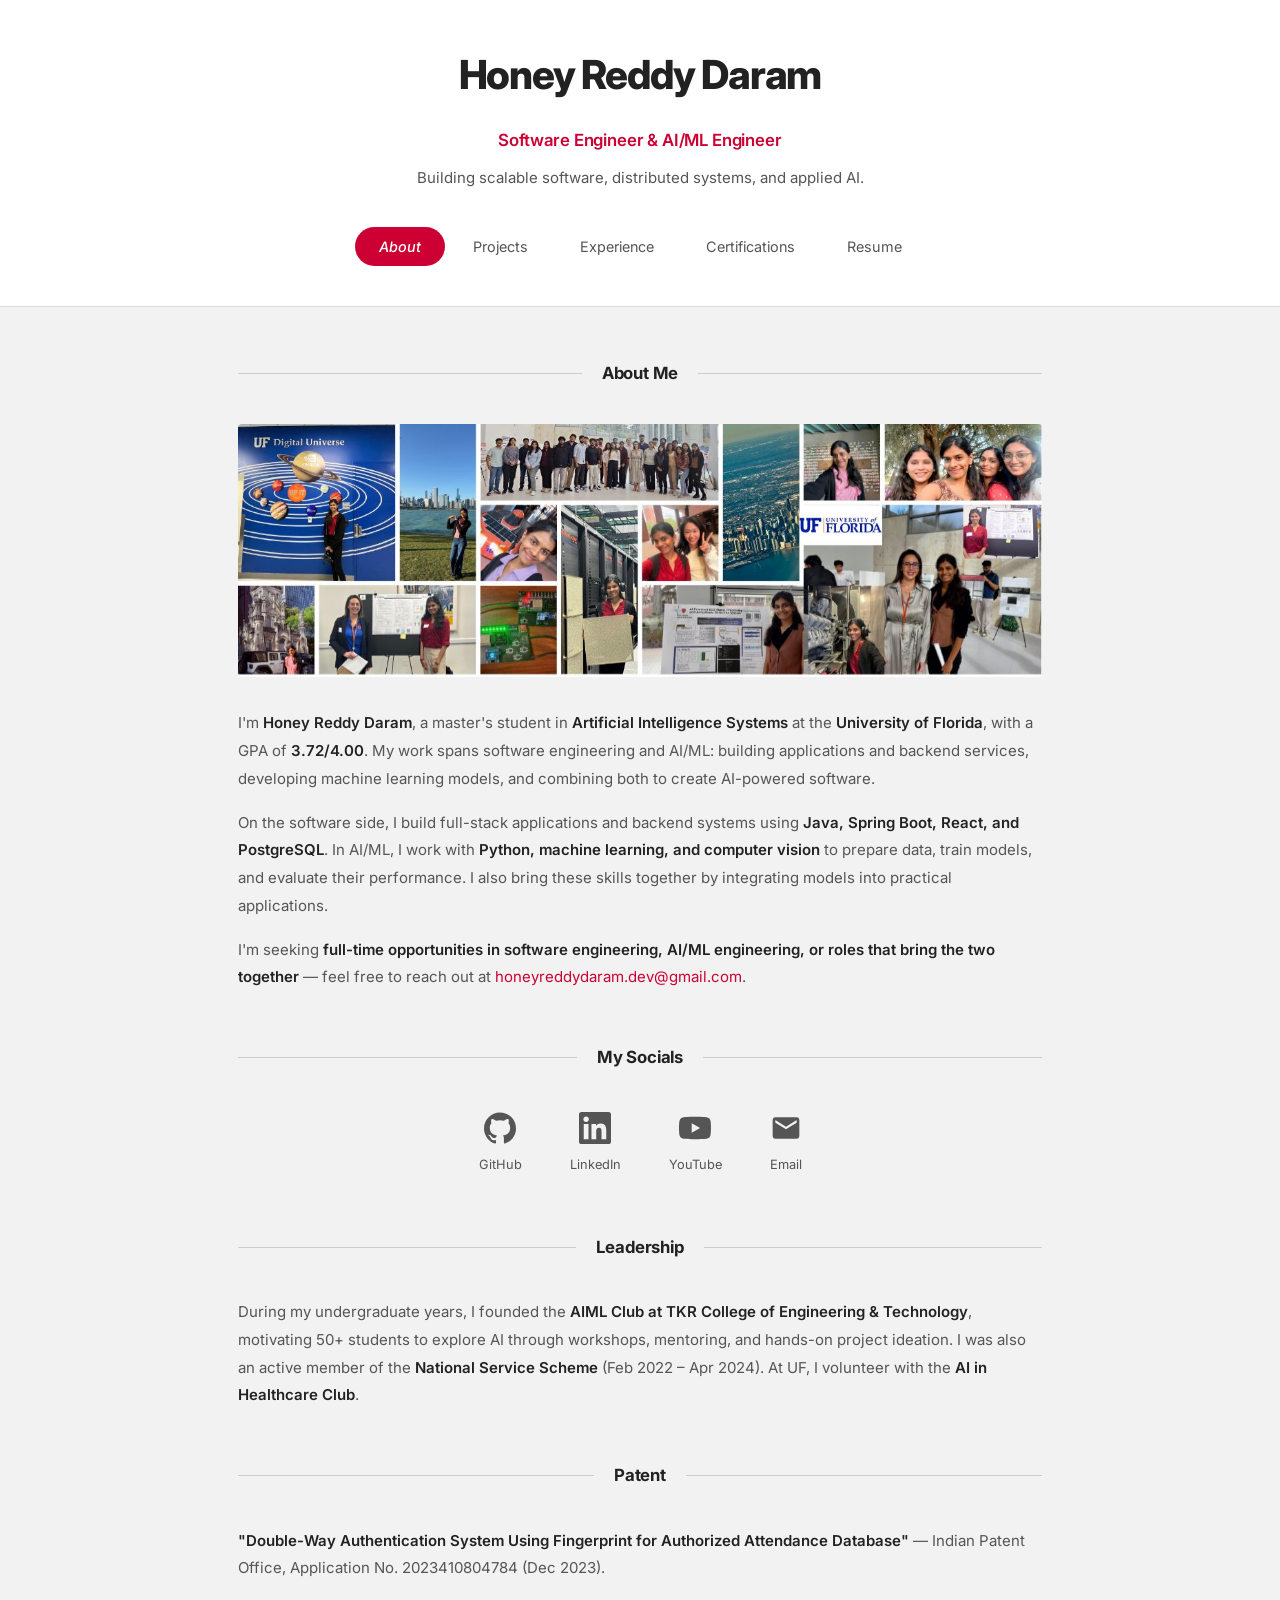
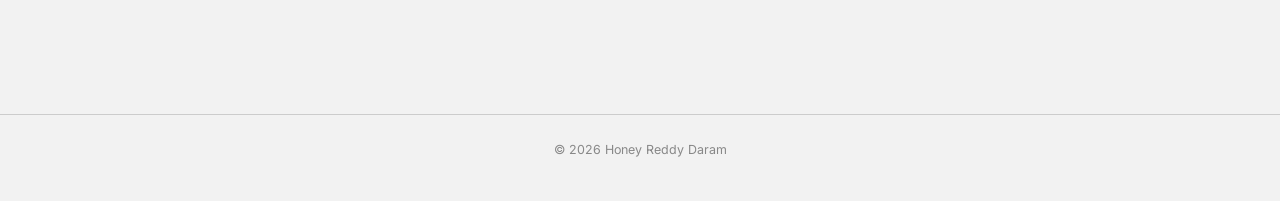
<file: index.html>
<!DOCTYPE html>
<html lang="en">
<head>
  <meta charset="UTF-8" />
  <meta name="viewport" content="width=device-width, initial-scale=1.0" />
  <title>Honey Reddy Daram</title>
  <meta name="description" content="Software Engineer &amp; AI/ML Engineer building distributed systems and applied AI projects. M.S. student, Artificial Intelligence Systems, University of Florida." />
  <meta property="og:title" content="Honey Reddy Daram — Software Engineer &amp; AI/ML Engineer" />
  <meta property="og:description" content="Software Engineer &amp; AI/ML Engineer building distributed systems and applied AI projects. M.S. student, Artificial Intelligence Systems, University of Florida." />
  <meta property="og:type" content="website" />
  <meta property="og:image" content="honey-banner.jpg" />
  <link rel="preconnect" href="https://fonts.googleapis.com" />
  <link rel="preconnect" href="https://fonts.gstatic.com" crossorigin />
  <link href="https://fonts.googleapis.com/css2?family=Inter:wght@300;400;500;600;700;800&display=swap" rel="stylesheet" />
  <link rel="stylesheet" href="style.css" />
</head>
<body>

  <header>
    <a href="index.html" class="site-name">Honey Reddy Daram</a>

    <div class="hero-intro">
      <p class="hero-role">Software Engineer &amp; AI/ML Engineer</p>
      <p class="hero-tagline">Building scalable software, distributed systems, and applied AI.</p>
    </div>

    <nav>
      <a href="index.html" class="active">About</a>
      <a href="projects.html">Projects</a>
      <a href="experience.html">Experience</a>
      <a href="certifications.html">Certifications</a>
      <a href="Honey_Resume.pdf" target="_blank" rel="noopener noreferrer">Resume</a>
    </nav>
  </header>

  <hr class="header-divider" />

  <main>
    <div class="main-inner">

      <!-- About Me -->
      <div class="section-block">
        <div class="section-heading"><span>About Me</span></div>

        <img src="honey-banner.jpg" alt="Honey Reddy Daram — University of Florida" class="photo-banner" />

        <div class="body-text">
          <p>
            I'm <strong>Honey Reddy Daram</strong>, a master's student in <strong>Artificial Intelligence Systems</strong>
            at the <strong>University of Florida</strong>, with a GPA of <strong>3.72/4.00</strong>. My work spans
            software engineering and AI/ML: building applications and backend services, developing machine learning
            models, and combining both to create AI-powered software.
          </p>
          <p>
            On the software side, I build full-stack applications and backend systems using <strong>Java, Spring
            Boot, React, and PostgreSQL</strong>. In AI/ML, I work with <strong>Python, machine learning, and
            computer vision</strong> to prepare data, train models, and evaluate their performance. I also bring
            these skills together by integrating models into practical applications.
          </p>
          <p>
            I'm seeking <strong>full-time opportunities in software engineering, AI/ML engineering, or roles that
            bring the two together</strong> — feel free to reach out at
            <a href="mailto:honeyreddydaram.dev@gmail.com">honeyreddydaram.dev@gmail.com</a>.
          </p>
        </div>
      </div>

      <!-- Socials -->
      <div class="section-block">
        <div class="section-heading"><span>My Socials</span></div>
        <div class="socials-row">

          <a href="https://github.com/honeyreddydaram" target="_blank" rel="noopener noreferrer" class="social-item">
            <svg viewBox="0 0 24 24"><path d="M12 .297c-6.63 0-12 5.373-12 12 0 5.303 3.438 9.8 8.205 11.385.6.113.82-.258.82-.577 0-.285-.01-1.04-.015-2.04-3.338.724-4.042-1.61-4.042-1.61C4.422 18.07 3.633 17.7 3.633 17.7c-1.087-.744.084-.729.084-.729 1.205.084 1.838 1.236 1.838 1.236 1.07 1.835 2.809 1.305 3.495.998.108-.776.417-1.305.76-1.605-2.665-.3-5.466-1.332-5.466-5.93 0-1.31.465-2.38 1.235-3.22-.135-.303-.54-1.523.105-3.176 0 0 1.005-.322 3.3 1.23.96-.267 1.98-.399 3-.405 1.02.006 2.04.138 3 .405 2.28-1.552 3.285-1.23 3.285-1.23.645 1.653.24 2.873.12 3.176.765.84 1.23 1.91 1.23 3.22 0 4.61-2.805 5.625-5.475 5.92.42.36.81 1.096.81 2.22 0 1.606-.015 2.896-.015 3.286 0 .315.21.69.825.57C20.565 22.092 24 17.592 24 12.297c0-6.627-5.373-12-12-12"/></svg>
            <span>GitHub</span>
          </a>

          <a href="https://www.linkedin.com/in/honeyreddydaram/" target="_blank" rel="noopener noreferrer" class="social-item">
            <svg viewBox="0 0 24 24"><path d="M20.447 20.452h-3.554v-5.569c0-1.328-.027-3.037-1.852-3.037-1.853 0-2.136 1.445-2.136 2.939v5.667H9.351V9h3.414v1.561h.046c.477-.9 1.637-1.85 3.37-1.85 3.601 0 4.267 2.37 4.267 5.455v6.286zM5.337 7.433c-1.144 0-2.063-.926-2.063-2.065 0-1.138.92-2.063 2.063-2.063 1.14 0 2.064.925 2.064 2.063 0 1.139-.925 2.065-2.064 2.065zm1.782 13.019H3.555V9h3.564v11.452zM22.225 0H1.771C.792 0 0 .774 0 1.729v20.542C0 23.227.792 24 1.771 24h20.451C23.2 24 24 23.227 24 22.271V1.729C24 .774 23.2 0 22.222 0h.003z"/></svg>
            <span>LinkedIn</span>
          </a>

          <a href="https://www.youtube.com/@HoneyReddyDaram" target="_blank" rel="noopener noreferrer" class="social-item">
            <svg viewBox="0 0 24 24"><path d="M23.498 6.186a3.016 3.016 0 0 0-2.122-2.136C19.505 3.545 12 3.545 12 3.545s-7.505 0-9.377.505A3.017 3.017 0 0 0 .502 6.186C0 8.07 0 12 0 12s0 3.93.502 5.814a3.016 3.016 0 0 0 2.122 2.136c1.871.505 9.376.505 9.376.505s7.505 0 9.377-.505a3.015 3.015 0 0 0 2.122-2.136C24 15.93 24 12 24 12s0-3.93-.502-5.814zM9.545 15.568V8.432L15.818 12l-6.273 3.568z"/></svg>
            <span>YouTube</span>
          </a>

          <a href="mailto:honeyreddydaram@ufl.edu" class="social-item">
            <svg viewBox="0 0 24 24"><path d="M20 4H4c-1.1 0-2 .9-2 2v12c0 1.1.9 2 2 2h16c1.1 0 2-.9 2-2V6c0-1.1-.9-2-2-2zm0 4-8 5-8-5V6l8 5 8-5v2z"/></svg>
            <span>Email</span>
          </a>

        </div>
      </div>

      <!-- Leadership -->
      <div class="section-block">
        <div class="section-heading"><span>Leadership</span></div>
        <div class="body-text">
          <p>
            During my undergraduate years, I founded the <strong>AIML Club at TKR College of Engineering &
            Technology</strong>, motivating 50+ students to explore AI through workshops, mentoring, and
            hands-on project ideation. I was also an active member of the <strong>National Service Scheme</strong>
            (Feb 2022 – Apr 2024). At UF, I volunteer with the <strong>AI in Healthcare Club</strong>.
          </p>
        </div>
      </div>

      <!-- Patent -->
      <div class="section-block" style="padding-bottom: 52px;">
        <div class="section-heading"><span>Patent</span></div>
        <div class="body-text">
          <p>
            <strong>"Double-Way Authentication System Using Fingerprint for Authorized Attendance Database"</strong>
            — Indian Patent Office, Application No. 2023410804784 (Dec 2023).
          </p>
        </div>
      </div>

    </div>
  </main>

  <footer>
    &copy; 2026 Honey Reddy Daram
  </footer>
</body>
</html>
</file>
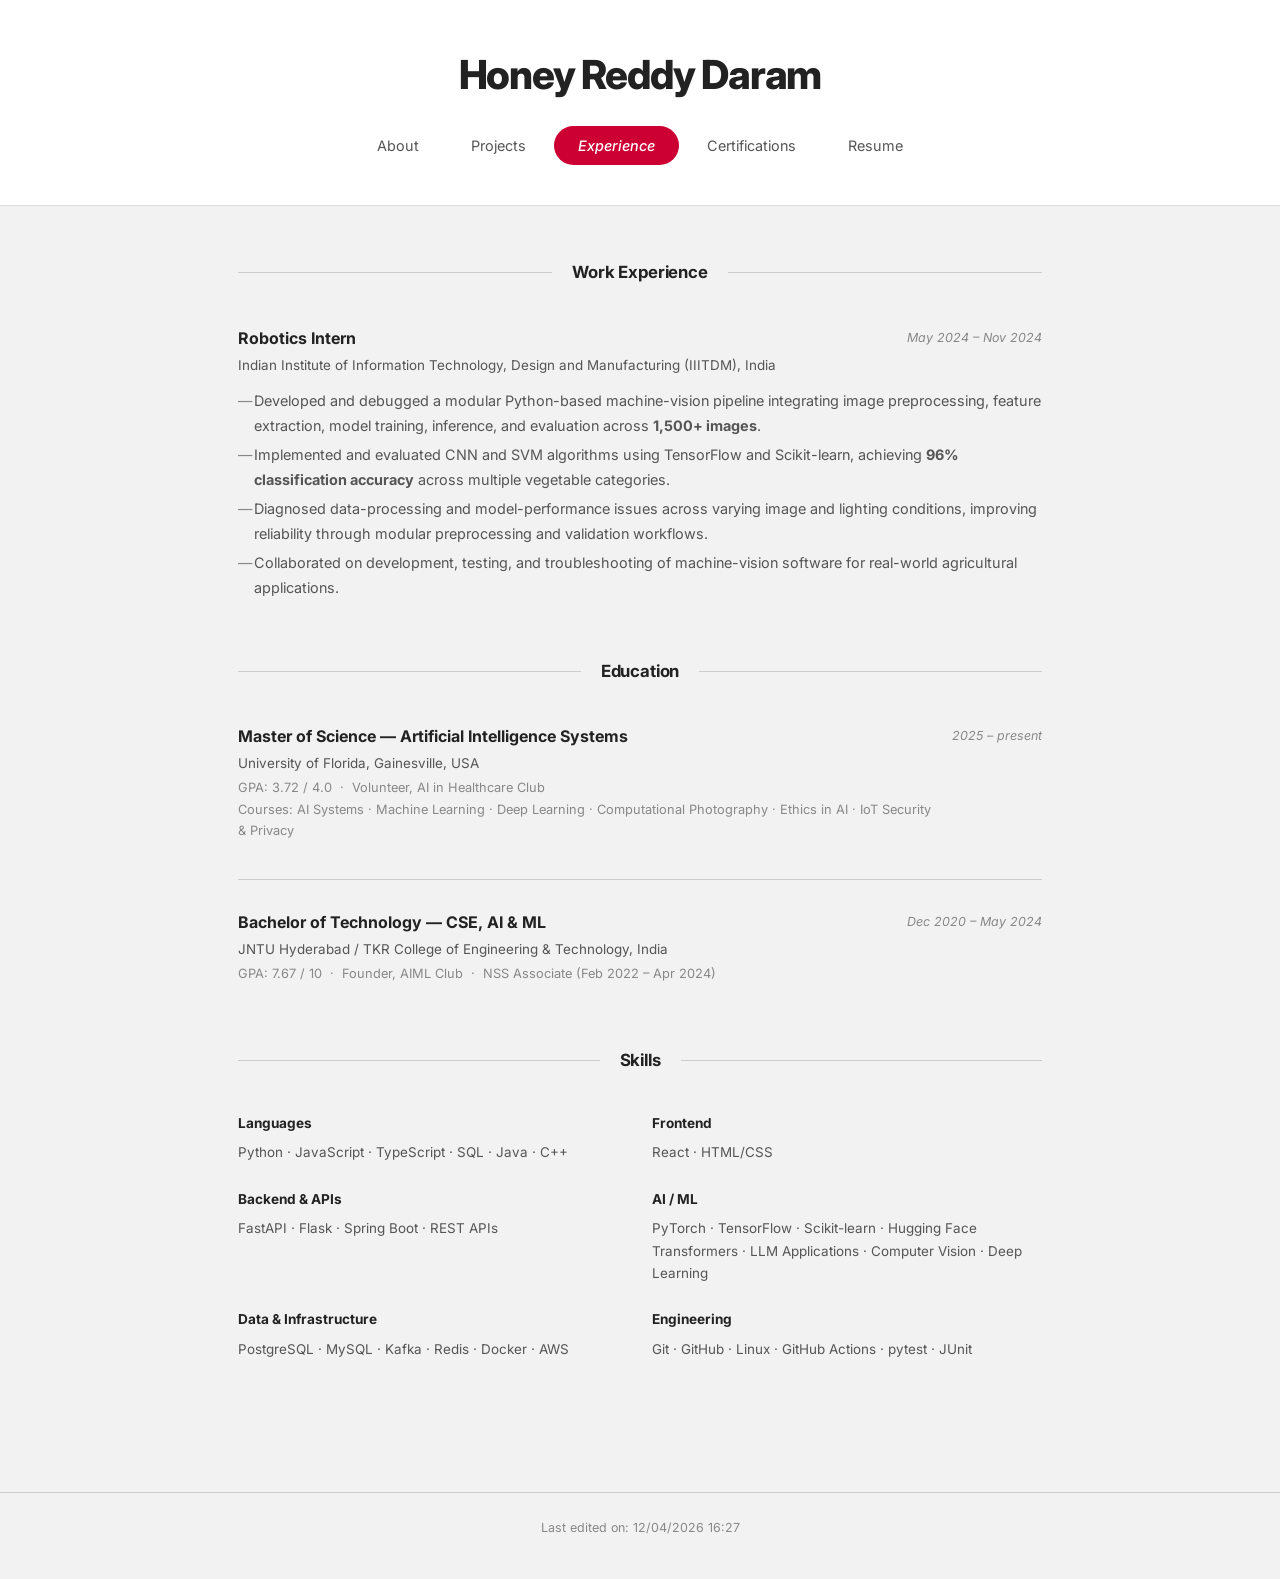
<file: experience.html>
<!DOCTYPE html>
<html lang="en">
<head>
  <meta charset="UTF-8" />
  <meta name="viewport" content="width=device-width, initial-scale=1.0" />
  <title>Experience — Honey Reddy Daram</title>
  <link rel="preconnect" href="https://fonts.googleapis.com" />
  <link rel="preconnect" href="https://fonts.gstatic.com" crossorigin />
  <link href="https://fonts.googleapis.com/css2?family=Inter:wght@300;400;500;600;700;800&display=swap" rel="stylesheet" />
  <link rel="stylesheet" href="style.css" />
</head>
<body>

  <header>
    <a href="index.html" class="site-name">Honey Reddy Daram</a>
    <nav>
      <a href="index.html">About</a>
      <a href="projects.html">Projects</a>
      <a href="experience.html" class="active">Experience</a>
      <a href="certifications.html">Certifications</a>
      <a href="Honey_Resume.pdf" target="_blank">Resume</a>
    </nav>
  </header>

  <hr class="header-divider" />

  <main>
    <div class="main-inner">

      <!-- Work Experience -->
      <div class="section-block">
        <div class="section-heading"><span>Work Experience</span></div>

        <div class="exp-entry">
          <div class="exp-header">
            <div>
              <h3>Robotics Intern</h3>
              <div class="exp-org">Indian Institute of Information Technology, Design and Manufacturing (IIITDM), India</div>
            </div>
            <span class="exp-date">May 2024 – Nov 2024</span>
          </div>
          <ul>
            <li>Developed and debugged a modular Python-based machine-vision pipeline integrating image preprocessing, feature extraction, model training, inference, and evaluation across <strong>1,500+ images</strong>.</li>
            <li>Implemented and evaluated CNN and SVM algorithms using TensorFlow and Scikit-learn, achieving <strong>96% classification accuracy</strong> across multiple vegetable categories.</li>
            <li>Diagnosed data-processing and model-performance issues across varying image and lighting conditions, improving reliability through modular preprocessing and validation workflows.</li>
            <li>Collaborated on development, testing, and troubleshooting of machine-vision software for real-world agricultural applications.</li>
          </ul>
        </div>

      </div>

      <!-- Education -->
      <div class="section-block">
        <div class="section-heading"><span>Education</span></div>

        <div class="exp-entry">
          <div class="exp-header">
            <div>
              <h3>Master of Science — Artificial Intelligence Systems</h3>
              <div class="exp-org">University of Florida, Gainesville, USA</div>
              <div class="exp-detail">GPA: 3.72 / 4.0 &nbsp;·&nbsp; Volunteer, AI in Healthcare Club</div>
              <div class="exp-detail">Courses: AI Systems · Machine Learning · Deep Learning · Computational Photography · Ethics in AI · IoT Security & Privacy</div>
            </div>
            <span class="exp-date">2025 – present</span>
          </div>
        </div>

        <div class="exp-entry">
          <div class="exp-header">
            <div>
              <h3>Bachelor of Technology — CSE, AI & ML</h3>
              <div class="exp-org">JNTU Hyderabad / TKR College of Engineering & Technology, India</div>
              <div class="exp-detail">GPA: 7.67 / 10 &nbsp;·&nbsp; Founder, AIML Club &nbsp;·&nbsp; NSS Associate (Feb 2022 – Apr 2024)</div>
            </div>
            <span class="exp-date">Dec 2020 – May 2024</span>
          </div>
        </div>

      </div>

      <!-- Skills -->
      <div class="section-block" style="padding-bottom: 52px;">
        <div class="section-heading"><span>Skills</span></div>
        <div class="skills-grid">
          <div class="skill-group">
            <h4>Languages</h4>
            <p>Python · JavaScript · TypeScript · SQL · Java · C++</p>
          </div>
          <div class="skill-group">
            <h4>Frontend</h4>
            <p>React · HTML/CSS</p>
          </div>
          <div class="skill-group">
            <h4>Backend & APIs</h4>
            <p>FastAPI · Flask · Spring Boot · REST APIs</p>
          </div>
          <div class="skill-group">
            <h4>AI / ML</h4>
            <p>PyTorch · TensorFlow · Scikit-learn · Hugging Face Transformers · LLM Applications · Computer Vision · Deep Learning</p>
          </div>
          <div class="skill-group">
            <h4>Data & Infrastructure</h4>
            <p>PostgreSQL · MySQL · Kafka · Redis · Docker · AWS</p>
          </div>
          <div class="skill-group">
            <h4>Engineering</h4>
            <p>Git · GitHub · Linux · GitHub Actions · pytest · JUnit</p>
          </div>
        </div>
      </div>

    </div>
  </main>

  <footer>
    Last edited on: <span id="last-edited"></span>
  </footer>
  <script>
    const d = new Date();
    document.getElementById('last-edited').textContent =
      d.toLocaleDateString('en-US', { month: '2-digit', day: '2-digit', year: 'numeric' }) +
      ' ' + d.toTimeString().slice(0, 5);
  </script>
</body>
</html>
</file>
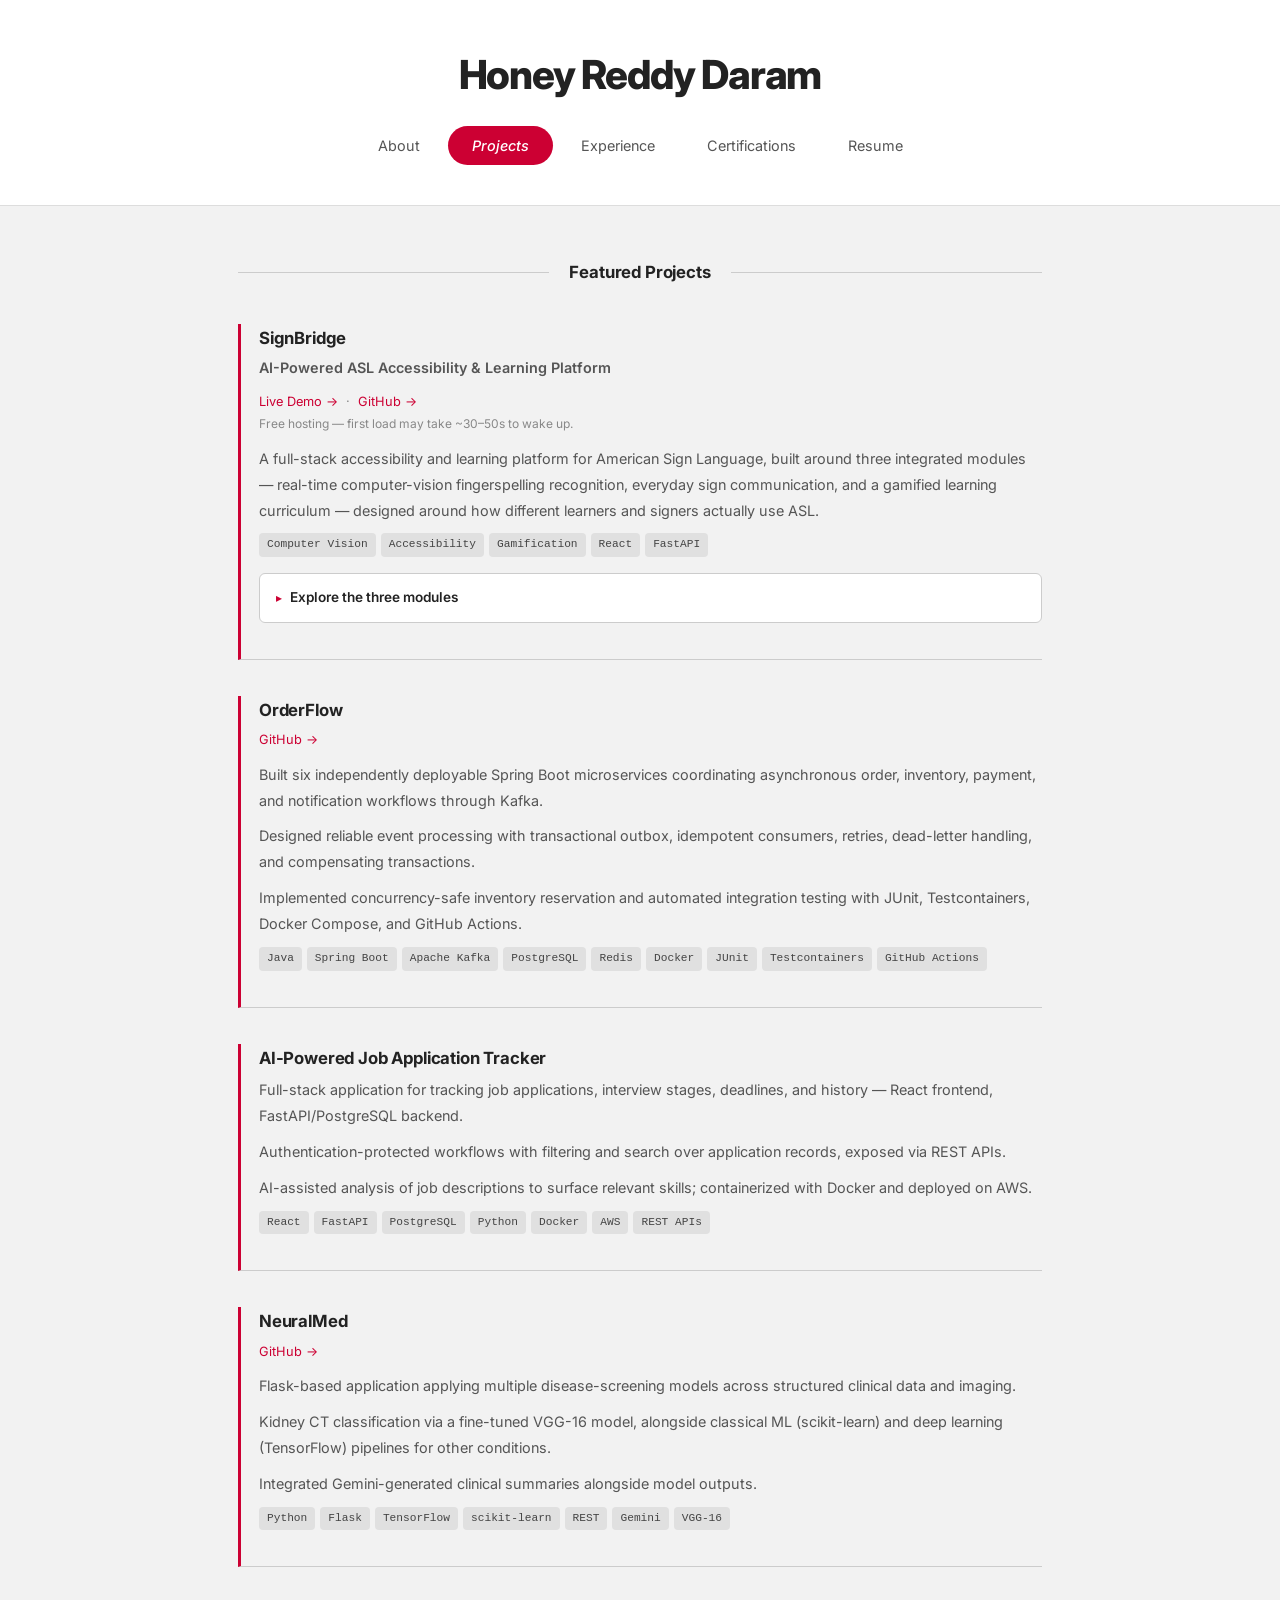
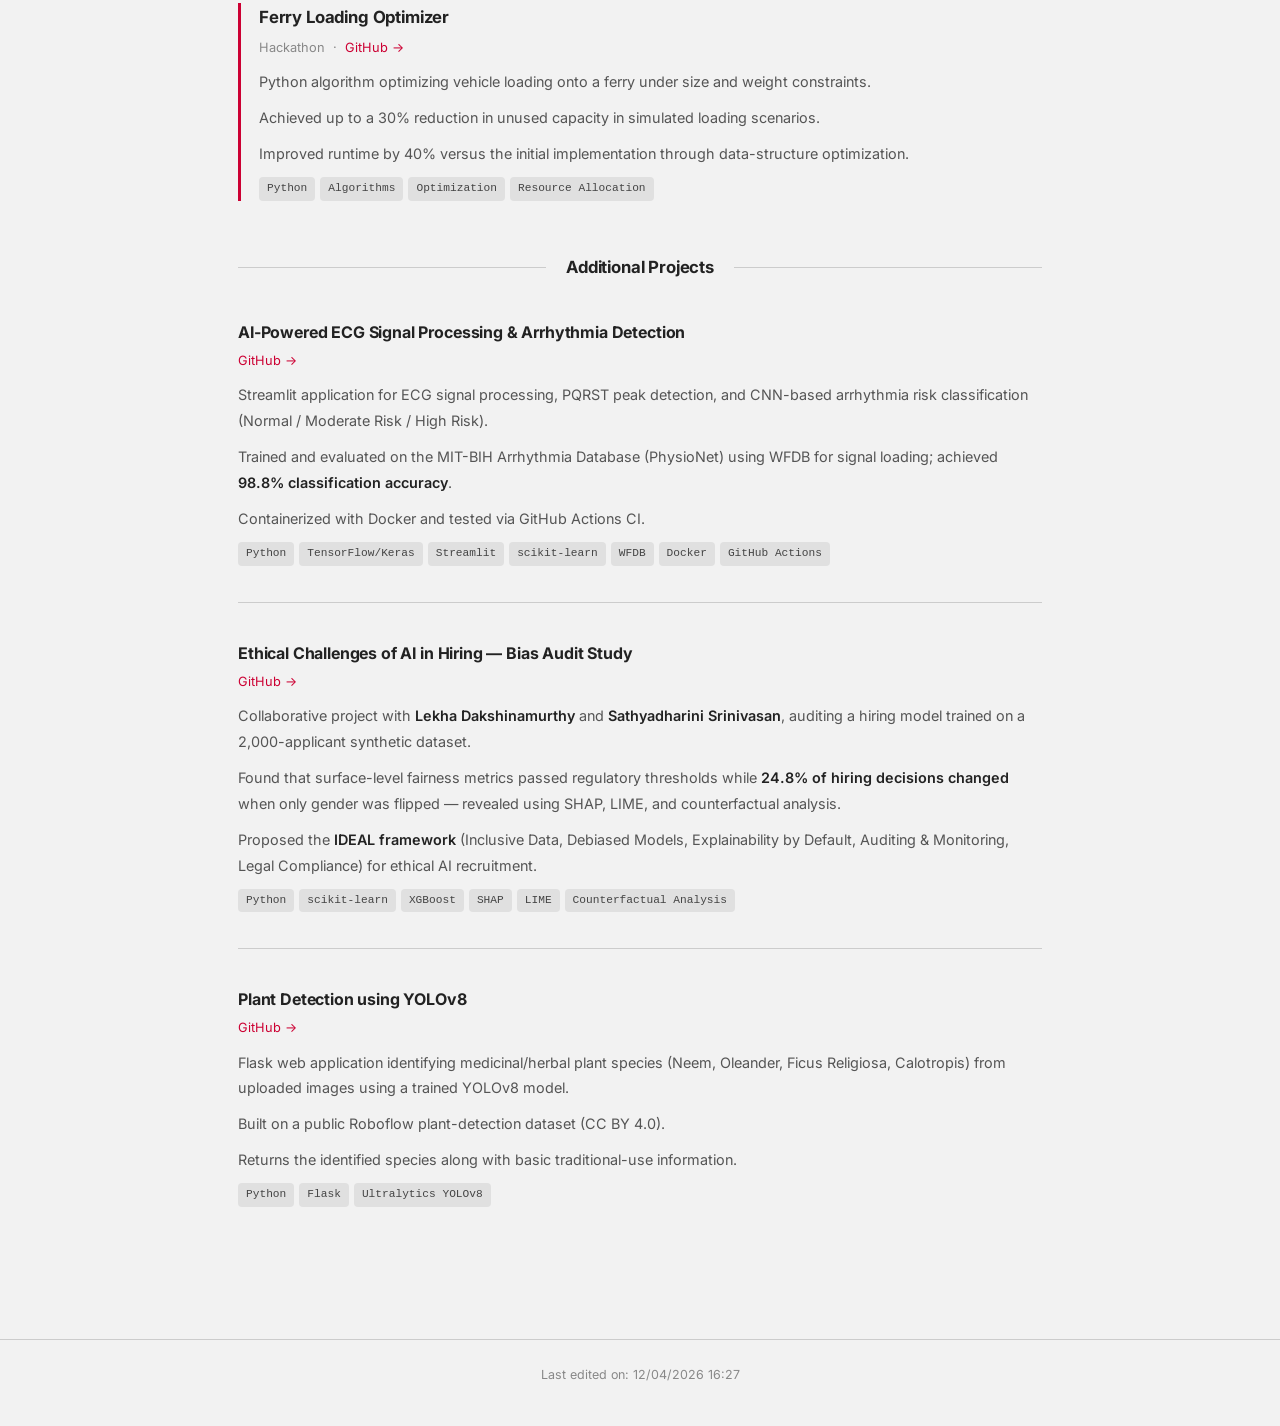
<file: projects.html>
<!DOCTYPE html>
<html lang="en">
<head>
  <meta charset="UTF-8" />
  <meta name="viewport" content="width=device-width, initial-scale=1.0" />
  <title>Projects — Honey Reddy Daram</title>
  <link rel="preconnect" href="https://fonts.googleapis.com" />
  <link rel="preconnect" href="https://fonts.gstatic.com" crossorigin />
  <link href="https://fonts.googleapis.com/css2?family=Inter:wght@300;400;500;600;700;800&display=swap" rel="stylesheet" />
  <link rel="stylesheet" href="style.css" />
</head>
<body>

  <header>
    <a href="index.html" class="site-name">Honey Reddy Daram</a>
    <nav>
      <a href="index.html">About</a>
      <a href="projects.html" class="active">Projects</a>
      <a href="experience.html">Experience</a>
      <a href="certifications.html">Certifications</a>
      <a href="Honey_Resume.pdf" target="_blank">Resume</a>
    </nav>
  </header>

  <hr class="header-divider" />

  <main>
    <div class="main-inner">

      <!-- Featured Projects -->
      <div class="section-block">
        <div class="section-heading"><span>Featured Projects</span></div>

        <div class="project-entry featured signbridge">
          <h3>SignBridge</h3>
          <p class="proj-subtitle">AI-Powered ASL Accessibility &amp; Learning Platform</p>
          <div class="proj-meta">
            <a href="https://signbridge-frontend-mpn3.onrender.com" target="_blank" rel="noopener noreferrer">Live Demo →</a>
            &nbsp;·&nbsp;
            <a href="https://github.com/honeyreddydaram/SignBridge-gamified-learning-app" target="_blank" rel="noopener noreferrer">GitHub →</a>
            <br />
            <span style="font-size: 0.75rem;">Free hosting — first load may take ~30–50s to wake up.</span>
          </div>
          <p>
            A full-stack accessibility and learning platform for American Sign Language,
            built around three integrated modules — real-time computer-vision fingerspelling
            recognition, everyday sign communication, and a gamified learning curriculum —
            designed around how different learners and signers actually use ASL.
          </p>
          <div class="tags">
            <span class="tag">Computer Vision</span><span class="tag">Accessibility</span>
            <span class="tag">Gamification</span><span class="tag">React</span>
            <span class="tag">FastAPI</span>
          </div>

          <details class="module-details">
            <summary>Explore the three modules</summary>

            <div class="module-flow">
              <div class="module-step">
                <div class="module-step-name">Recognition</div>
                <p>
                  Webcam-based ASL fingerspelling recognition (A–Z) using MediaPipe hand-landmark
                  detection and a scikit-learn MLP classifier trained on real image data —
                  ~86% accuracy on a held-out test set (small sample; not yet validated across
                  real-world webcam conditions).
                </p>
                <video
                  class="module-video"
                  controls
                  preload="none"
                  poster="https://raw.githubusercontent.com/honeyreddydaram/SignBridge-gamified-learning-app/main/docs/demos/posters/recognition.jpg"
                  src="https://raw.githubusercontent.com/honeyreddydaram/SignBridge-gamified-learning-app/main/docs/demos/recognition.mp4">
                  Your browser doesn't support embedded video —
                  <a href="https://raw.githubusercontent.com/honeyreddydaram/SignBridge-gamified-learning-app/main/docs/demos/recognition.mp4">download the recording</a>.
                </video>
              </div>
              <div class="module-arrow">↓</div>
              <div class="module-step">
                <div class="module-step-name">Interpretation</div>
                <p>
                  Types English text and plays back verified sign video for supported
                  vocabulary, with fingerspelling as a fallback for everything else — a
                  supported-vocabulary communication aid, not a full grammatical
                  English-to-ASL translator.
                </p>
                <video
                  class="module-video"
                  controls
                  preload="none"
                  poster="https://raw.githubusercontent.com/honeyreddydaram/SignBridge-gamified-learning-app/main/docs/demos/posters/interpretation.jpg"
                  src="https://raw.githubusercontent.com/honeyreddydaram/SignBridge-gamified-learning-app/main/docs/demos/interpretation.mp4">
                  Your browser doesn't support embedded video —
                  <a href="https://raw.githubusercontent.com/honeyreddydaram/SignBridge-gamified-learning-app/main/docs/demos/interpretation.mp4">download the recording</a>.
                </video>
              </div>
              <div class="module-arrow">↓</div>
              <div class="module-step module-step-featured">
                <div class="module-step-name">Learning</div>
                <p>
                  Gamified curriculum — XP, levels, streaks, hearts, and achievements —
                  covering the full A–Z alphabet plus a verified vocabulary library, with real
                  signer videos and source attribution, comprehension quizzes, and camera
                  practice validated against the recognition model. Actively expanding with
                  per-sign mastery tracking, quests, and contextual practice scenarios.
                </p>
                <video
                  class="module-video module-video-featured"
                  controls
                  preload="none"
                  poster="https://raw.githubusercontent.com/honeyreddydaram/SignBridge-gamified-learning-app/main/docs/demos/posters/learning.jpg"
                  src="https://raw.githubusercontent.com/honeyreddydaram/SignBridge-gamified-learning-app/main/docs/demos/learning.mp4">
                  Your browser doesn't support embedded video —
                  <a href="https://raw.githubusercontent.com/honeyreddydaram/SignBridge-gamified-learning-app/main/docs/demos/learning.mp4">download the recording</a>.
                </video>
              </div>
            </div>

            <p class="signbridge-note">
              The recognition model is objectively validated on A–Z fingerspelling only;
              vocabulary-sign practice in Learning is self-guided and self-assessed, not
              model-graded.
            </p>
          </details>
        </div>

        <div class="project-entry featured">
          <h3>OrderFlow</h3>
          <div class="proj-meta">
            <a href="https://github.com/honeyreddydaram/orderflow" target="_blank" rel="noopener noreferrer">GitHub →</a>
          </div>
          <p>
            Built six independently deployable Spring Boot microservices coordinating asynchronous
            order, inventory, payment, and notification workflows through Kafka.
          </p>
          <p>
            Designed reliable event processing with transactional outbox, idempotent consumers,
            retries, dead-letter handling, and compensating transactions.
          </p>
          <p>
            Implemented concurrency-safe inventory reservation and automated integration testing
            with JUnit, Testcontainers, Docker Compose, and GitHub Actions.
          </p>
          <div class="tags">
            <span class="tag">Java</span><span class="tag">Spring Boot</span>
            <span class="tag">Apache Kafka</span><span class="tag">PostgreSQL</span>
            <span class="tag">Redis</span><span class="tag">Docker</span>
            <span class="tag">JUnit</span><span class="tag">Testcontainers</span>
            <span class="tag">GitHub Actions</span>
          </div>
        </div>

        <div class="project-entry featured">
          <h3>AI-Powered Job Application Tracker</h3>
          <p>
            Full-stack application for tracking job applications, interview stages, deadlines, and
            history — React frontend, FastAPI/PostgreSQL backend.
          </p>
          <p>
            Authentication-protected workflows with filtering and search over application records,
            exposed via REST APIs.
          </p>
          <p>
            AI-assisted analysis of job descriptions to surface relevant skills; containerized with
            Docker and deployed on AWS.
          </p>
          <div class="tags">
            <span class="tag">React</span><span class="tag">FastAPI</span>
            <span class="tag">PostgreSQL</span><span class="tag">Python</span>
            <span class="tag">Docker</span><span class="tag">AWS</span>
            <span class="tag">REST APIs</span>
          </div>
        </div>

        <div class="project-entry featured">
          <h3>NeuralMed</h3>
          <div class="proj-meta">
            <a href="https://github.com/honeyreddydaram/NeuralMed" target="_blank" rel="noopener noreferrer">GitHub →</a>
          </div>
          <p>
            Flask-based application applying multiple disease-screening models across structured
            clinical data and imaging.
          </p>
          <p>
            Kidney CT classification via a fine-tuned VGG-16 model, alongside classical ML
            (scikit-learn) and deep learning (TensorFlow) pipelines for other conditions.
          </p>
          <p>
            Integrated Gemini-generated clinical summaries alongside model outputs.
          </p>
          <div class="tags">
            <span class="tag">Python</span><span class="tag">Flask</span>
            <span class="tag">TensorFlow</span><span class="tag">scikit-learn</span>
            <span class="tag">REST</span><span class="tag">Gemini</span>
            <span class="tag">VGG-16</span>
          </div>
        </div>

        <div class="project-entry featured">
          <h3>Ferry Loading Optimizer</h3>
          <div class="proj-meta">
            Hackathon &nbsp;·&nbsp;
            <a href="https://github.com/honeyreddydaram/Ferry-Loading-Optimizer" target="_blank" rel="noopener noreferrer">GitHub →</a>
          </div>
          <p>
            Python algorithm optimizing vehicle loading onto a ferry under size and weight constraints.
          </p>
          <p>
            Achieved up to a 30% reduction in unused capacity in simulated loading scenarios.
          </p>
          <p>
            Improved runtime by 40% versus the initial implementation through data-structure optimization.
          </p>
          <div class="tags">
            <span class="tag">Python</span><span class="tag">Algorithms</span>
            <span class="tag">Optimization</span><span class="tag">Resource Allocation</span>
          </div>
        </div>
      </div>

      <!-- Additional Projects -->
      <div class="section-block" style="padding-bottom: 52px;">
        <div class="section-heading"><span>Additional Projects</span></div>

        <div class="project-entry">
          <h3>AI-Powered ECG Signal Processing &amp; Arrhythmia Detection</h3>
          <div class="proj-meta">
            <a href="https://github.com/honeyreddydaram/Artificial-Intelligence-Systems-Main-" target="_blank" rel="noopener noreferrer">GitHub →</a>
          </div>
          <p>
            Streamlit application for ECG signal processing, PQRST peak detection, and CNN-based
            arrhythmia risk classification (Normal / Moderate Risk / High Risk).
          </p>
          <p>
            Trained and evaluated on the MIT-BIH Arrhythmia Database (PhysioNet) using WFDB for
            signal loading; achieved <strong>98.8% classification accuracy</strong>.
          </p>
          <p>
            Containerized with Docker and tested via GitHub Actions CI.
          </p>
          <div class="tags">
            <span class="tag">Python</span><span class="tag">TensorFlow/Keras</span>
            <span class="tag">Streamlit</span><span class="tag">scikit-learn</span>
            <span class="tag">WFDB</span><span class="tag">Docker</span>
            <span class="tag">GitHub Actions</span>
          </div>
        </div>

        <div class="project-entry">
          <h3>Ethical Challenges of AI in Hiring — Bias Audit Study</h3>
          <div class="proj-meta">
            <a href="https://github.com/honeyreddydaram/AIEthics_-Hiring" target="_blank" rel="noopener noreferrer">GitHub →</a>
          </div>
          <p>
            Collaborative project with <strong>Lekha Dakshinamurthy</strong> and
            <strong>Sathyadharini Srinivasan</strong>, auditing a hiring model trained on a
            2,000-applicant synthetic dataset.
          </p>
          <p>
            Found that surface-level fairness metrics passed regulatory thresholds while
            <strong>24.8% of hiring decisions changed</strong> when only gender was flipped —
            revealed using SHAP, LIME, and counterfactual analysis.
          </p>
          <p>
            Proposed the <strong>IDEAL framework</strong> (Inclusive Data, Debiased Models,
            Explainability by Default, Auditing &amp; Monitoring, Legal Compliance) for ethical
            AI recruitment.
          </p>
          <div class="tags">
            <span class="tag">Python</span><span class="tag">scikit-learn</span>
            <span class="tag">XGBoost</span><span class="tag">SHAP</span>
            <span class="tag">LIME</span><span class="tag">Counterfactual Analysis</span>
          </div>
        </div>

        <div class="project-entry">
          <h3>Plant Detection using YOLOv8</h3>
          <div class="proj-meta">
            <a href="https://github.com/honeyreddydaram/Plants_Detection-YOLOv8" target="_blank" rel="noopener noreferrer">GitHub →</a>
          </div>
          <p>
            Flask web application identifying medicinal/herbal plant species (Neem, Oleander,
            Ficus Religiosa, Calotropis) from uploaded images using a trained YOLOv8 model.
          </p>
          <p>
            Built on a public Roboflow plant-detection dataset (CC BY 4.0).
          </p>
          <p>
            Returns the identified species along with basic traditional-use information.
          </p>
          <div class="tags">
            <span class="tag">Python</span><span class="tag">Flask</span>
            <span class="tag">Ultralytics YOLOv8</span>
          </div>
        </div>
      </div>

    </div>
  </main>

  <footer>
    Last edited on: <span id="last-edited"></span>
  </footer>
  <script>
    const d = new Date();
    document.getElementById('last-edited').textContent =
      d.toLocaleDateString('en-US', { month: '2-digit', day: '2-digit', year: 'numeric' }) +
      ' ' + d.toTimeString().slice(0, 5);
  </script>
</body>
</html>
</file>
<file: style.css>
*, *::before, *::after {
  box-sizing: border-box;
  margin: 0;
  padding: 0;
}

:root {
  --white: #ffffff;
  --gray-bg: #f2f2f2;
  --text: #222222;
  --text-muted: #555555;
  --text-light: #888888;
  --accent: #c03;   /* crimson red */
  --border: #cccccc;
  --font: 'Inter', system-ui, -apple-system, sans-serif;
  --max-width: 900px;
}

html { scroll-behavior: smooth; }

body {
  font-family: var(--font);
  color: var(--text);
  line-height: 1.75;
  -webkit-font-smoothing: antialiased;
}

/* ─── HEADER — white zone ─── */
header {
  background: var(--white);
  text-align: center;
  padding: 52px 32px 40px;
}

.site-name {
  display: block;
  font-size: 2.5rem;
  font-weight: 800;
  letter-spacing: -0.03em;
  color: var(--text);
  text-decoration: none;
  margin-bottom: 28px;
  line-height: 1.15;
}

nav {
  display: flex;
  justify-content: center;
  align-items: center;
  gap: 4px;
  flex-wrap: wrap;
}

nav a {
  font-size: 0.9rem;
  color: var(--text-muted);
  text-decoration: none;
  padding: 7px 24px;
  border-radius: 999px;
  transition: color 0.15s;
  font-weight: 400;
}

nav a:hover {
  color: var(--text);
}

nav a.active {
  background: var(--accent);
  color: #fff;
  font-style: italic;
  font-weight: 500;
}

/* ─── Hero intro (index.html only) ─── */
.hero-intro {
  margin-bottom: 36px;
}

.hero-role {
  font-size: 1.05rem;
  font-weight: 600;
  color: var(--accent);
  letter-spacing: -0.01em;
  margin-bottom: 10px;
}

.hero-tagline {
  font-size: 0.9375rem;
  color: var(--text-muted);
  max-width: 480px;
  margin: 0 auto;
  line-height: 1.7;
}

.hero-cta-row {
  display: flex;
  justify-content: center;
  align-items: center;
  gap: 12px;
  flex-wrap: wrap;
  margin-top: 24px;
}

.btn {
  display: inline-block;
  padding: 9px 22px;
  border-radius: 999px;
  font-size: 0.85rem;
  font-weight: 600;
  text-decoration: none;
  transition: background 0.15s, color 0.15s, border-color 0.15s;
}

.btn-primary {
  background: var(--accent);
  color: #fff;
  border: 1px solid var(--accent);
}

.btn-primary:hover {
  background: #a30229;
}

.btn-secondary {
  background: transparent;
  color: var(--text);
  border: 1px solid var(--border);
}

.btn-secondary:hover {
  border-color: var(--accent);
  color: var(--accent);
}

/* ─── DIVIDER between white header and gray content ─── */
.header-divider {
  border: none;
  border-top: 1px solid #ddd;
  margin: 0;
}

/* ─── MAIN — gray zone ─── */
main {
  background: var(--gray-bg);
  min-height: 100vh;
}

.main-inner {
  max-width: var(--max-width);
  margin: 0 auto;
  padding: 0 48px 80px;
}

/* ─── Section wrapper ─── */
.section-block {
  padding: 52px 0 0;
  border-bottom: none;
}

/* ─── Centered heading with horizontal rules ─── */
.section-heading {
  display: flex;
  align-items: center;
  gap: 20px;
  margin-bottom: 36px;
}

.section-heading::before,
.section-heading::after {
  content: '';
  flex: 1;
  height: 1px;
  background: var(--border);
}

.section-heading span {
  font-size: 1.05rem;
  font-weight: 700;
  color: var(--text);
  white-space: nowrap;
  letter-spacing: -0.01em;
}

/* ─── Left-aligned section heading (for sub-sections) ─── */
.sub-heading {
  font-size: 1.15rem;
  font-weight: 700;
  color: var(--text);
  margin: 32px 0 12px;
  letter-spacing: -0.02em;
}

/* ─── Socials ─── */
.socials-row {
  display: flex;
  justify-content: center;
  gap: 48px;
  flex-wrap: wrap;
  padding: 4px 0;
}

.social-item {
  display: flex;
  flex-direction: column;
  align-items: center;
  gap: 10px;
  text-decoration: none;
  color: #555;
  transition: color 0.15s;
}

.social-item:hover { color: var(--accent); }

.social-item svg {
  width: 32px;
  height: 32px;
  fill: currentColor;
}

.social-item span {
  font-size: 0.8rem;
  color: var(--text-muted);
}

/* ─── About photo ─── */
.photo-banner {
  width: 100%;
  height: auto;
  display: block;
  margin-bottom: 32px;
  border-radius: 4px;
}

/* ─── Body text ─── */
.body-text p {
  font-size: 0.9375rem;
  color: var(--text-muted);
  line-height: 1.85;
  margin-bottom: 16px;
}

.body-text p:last-child { margin-bottom: 0; }

.body-text strong { color: var(--text); font-weight: 600; }

.body-text a {
  color: var(--accent);
  text-decoration: none;
}

.body-text a:hover { text-decoration: underline; }

/* ─── Projects ─── */
.project-entry {
  padding-bottom: 36px;
  margin-bottom: 36px;
  border-bottom: 1px solid var(--border);
}

.project-entry.featured {
  border-left: 3px solid var(--accent);
  padding-left: 18px;
}

.project-entry.featured h3 {
  font-size: 1.05rem;
}

.project-entry:last-child {
  border-bottom: none;
  margin-bottom: 0;
  padding-bottom: 0;
}

.project-entry h3 {
  font-size: 1rem;
  font-weight: 700;
  margin-bottom: 4px;
  letter-spacing: -0.01em;
  color: var(--text);
}

.project-entry .proj-meta {
  font-size: 0.8rem;
  color: var(--text-light);
  margin-bottom: 10px;
}

.project-entry .proj-meta a {
  color: var(--accent);
  text-decoration: none;
}

.project-entry .proj-meta a:hover { text-decoration: underline; }

.project-entry p {
  font-size: 0.9rem;
  color: var(--text-muted);
  line-height: 1.8;
  margin-bottom: 10px;
}

.project-entry p strong { color: var(--text); font-weight: 600; }

.proj-subtitle {
  font-size: 0.85rem;
  font-weight: 600;
  color: var(--accent);
  margin-top: -2px;
  margin-bottom: 10px;
}

.tags {
  display: flex;
  flex-wrap: wrap;
  gap: 5px;
  margin-top: 10px;
}

/* ─── SignBridge module breakdown ─── */
.module-details {
  margin-top: 16px;
  border: 1px solid var(--border);
  border-radius: 6px;
  padding: 12px 16px;
  background: var(--white);
}

.module-details summary {
  cursor: pointer;
  list-style: none;
  display: flex;
  align-items: center;
  gap: 8px;
  font-size: 0.85rem;
  font-weight: 600;
  color: var(--text);
}

.module-details summary::-webkit-details-marker { display: none; }

.module-details summary::before {
  content: '▸';
  color: var(--accent);
  font-size: 0.75rem;
  transition: transform 0.15s;
}

.module-details[open] summary::before { transform: rotate(90deg); }

.module-details summary:hover { color: var(--accent); }

.module-flow {
  margin-top: 16px;
  display: flex;
  flex-direction: column;
  gap: 10px;
}

.module-arrow {
  text-align: center;
  color: var(--text-light);
  font-size: 0.85rem;
}

.module-step {
  padding: 12px 14px;
  border-left: 2px solid var(--border);
  background: var(--gray-bg);
  border-radius: 4px;
}

.module-step-featured {
  border-left: 2px solid var(--accent);
  background: rgba(204, 0, 51, 0.06);
}

.module-step-name {
  font-size: 0.85rem;
  font-weight: 700;
  color: var(--text);
  margin-bottom: 6px;
  letter-spacing: -0.01em;
}

.module-step p {
  font-size: 0.82rem;
  color: var(--text-muted);
  line-height: 1.7;
  margin-bottom: 0;
}

.module-video {
  display: block;
  width: 100%;
  max-width: 420px;
  margin: 12px 0 0;
  border-radius: 4px;
  border: 1px solid var(--border);
  background: #000;
}

.module-video-featured {
  max-width: 100%;
}

.signbridge-note {
  margin-top: 14px;
  padding-top: 12px;
  border-top: 1px dashed var(--border);
  font-size: 0.78rem;
  color: var(--text-light);
  font-style: italic;
  line-height: 1.6;
}

.tag {
  font-size: 0.7rem;
  background: #e0e0e0;
  color: #444;
  padding: 2px 8px;
  border-radius: 4px;
  font-family: monospace;
}

/* ─── Experience ─── */
.exp-entry {
  margin-bottom: 28px;
  padding-bottom: 28px;
  border-bottom: 1px solid var(--border);
}

.exp-entry:last-child {
  border-bottom: none;
  margin-bottom: 0;
  padding-bottom: 0;
}

.exp-header {
  display: flex;
  justify-content: space-between;
  align-items: flex-start;
  gap: 16px;
  margin-bottom: 10px;
}

.exp-date {
  font-size: 0.78rem;
  color: var(--text-light);
  white-space: nowrap;
  flex-shrink: 0;
  margin-top: 3px;
  font-style: italic;
}

.exp-entry h3 {
  font-size: 1rem;
  font-weight: 700;
  color: var(--text);
  margin-bottom: 2px;
}

.exp-org {
  font-size: 0.84rem;
  color: var(--text-muted);
  margin-bottom: 2px;
}

.exp-detail {
  font-size: 0.8rem;
  color: var(--text-light);
  line-height: 1.6;
  margin-top: 2px;
}

.exp-entry .exp-meta {
  font-size: 0.82rem;
  color: var(--text-light);
  margin-bottom: 10px;
}

/* Skills grid (experience page) */
.skills-grid {
  display: grid;
  grid-template-columns: repeat(2, 1fr);
  gap: 24px;
}

.skill-group h4 {
  font-size: 0.85rem;
  font-weight: 700;
  color: var(--text);
  margin-bottom: 6px;
}

.skill-group p {
  font-size: 0.84rem;
  color: var(--text-muted);
  line-height: 1.65;
}

/* Cert issuer line */
.cert-issuer {
  font-size: 0.8rem;
  color: var(--text-light);
  margin-top: 2px;
}

.exp-entry ul {
  list-style: none;
  padding: 0;
}

.exp-entry ul li {
  font-size: 0.9rem;
  color: var(--text-muted);
  padding-left: 16px;
  position: relative;
  margin-bottom: 5px;
  line-height: 1.7;
}

.exp-entry ul li::before {
  content: '—';
  position: absolute;
  left: 0;
  color: var(--text-light);
}

/* ─── Certifications ─── */
.cert-list {
  list-style: none;
}

.cert-list li {
  display: flex;
  justify-content: space-between;
  align-items: baseline;
  gap: 16px;
  flex-wrap: wrap;
  padding: 11px 0;
  border-bottom: 1px solid var(--border);
  font-size: 0.9rem;
}

.cert-list li:first-child { border-top: 1px solid var(--border); }

.cert-name { font-weight: 600; color: var(--text); }
.cert-meta { font-size: 0.8rem; color: var(--text-light); text-align: right; }

/* ─── Education ─── */
.edu-entry {
  margin-bottom: 24px;
  padding-bottom: 24px;
  border-bottom: 1px solid var(--border);
}

.edu-entry:last-child {
  border-bottom: none;
  margin-bottom: 0;
  padding-bottom: 0;
}

.edu-entry h3 {
  font-size: 1rem;
  font-weight: 700;
  color: var(--text);
  margin-bottom: 4px;
}

.edu-entry p {
  font-size: 0.875rem;
  color: var(--text-muted);
  margin-bottom: 2px;
  line-height: 1.6;
}

/* ─── Footer ─── */
footer {
  background: var(--gray-bg);
  text-align: center;
  padding: 24px 32px 40px;
  font-size: 0.78rem;
  color: var(--text-light);
  border-top: 1px solid var(--border);
}

/* ─── Responsive ─── */
@media (max-width: 640px) {
  .site-name { font-size: 1.75rem; }
  nav a { font-size: 0.82rem; padding: 6px 14px; }
  .main-inner { padding: 0 24px 44px; }
  .photo-banner { height: auto; margin-bottom: 20px; }
  .cert-list li { flex-direction: column; gap: 2px; }
  .cert-meta { text-align: left; }
  .socials-row { gap: 28px; }
  .hero-role { font-size: 0.95rem; }
  .hero-tagline { font-size: 0.875rem; padding: 0 8px; }

  .hero-cta-row {
    display: grid;
    grid-template-columns: 1fr 1fr;
    gap: 10px;
    justify-items: stretch;
  }
  .btn {
    padding: 10px 12px;
    font-size: 0.8rem;
    text-align: center;
  }

  .section-block { padding-top: 30px; }
  .section-heading { margin-bottom: 22px; }

  .module-details { padding: 10px 12px; }
  .module-step { padding: 10px 12px; }
}
</file>
